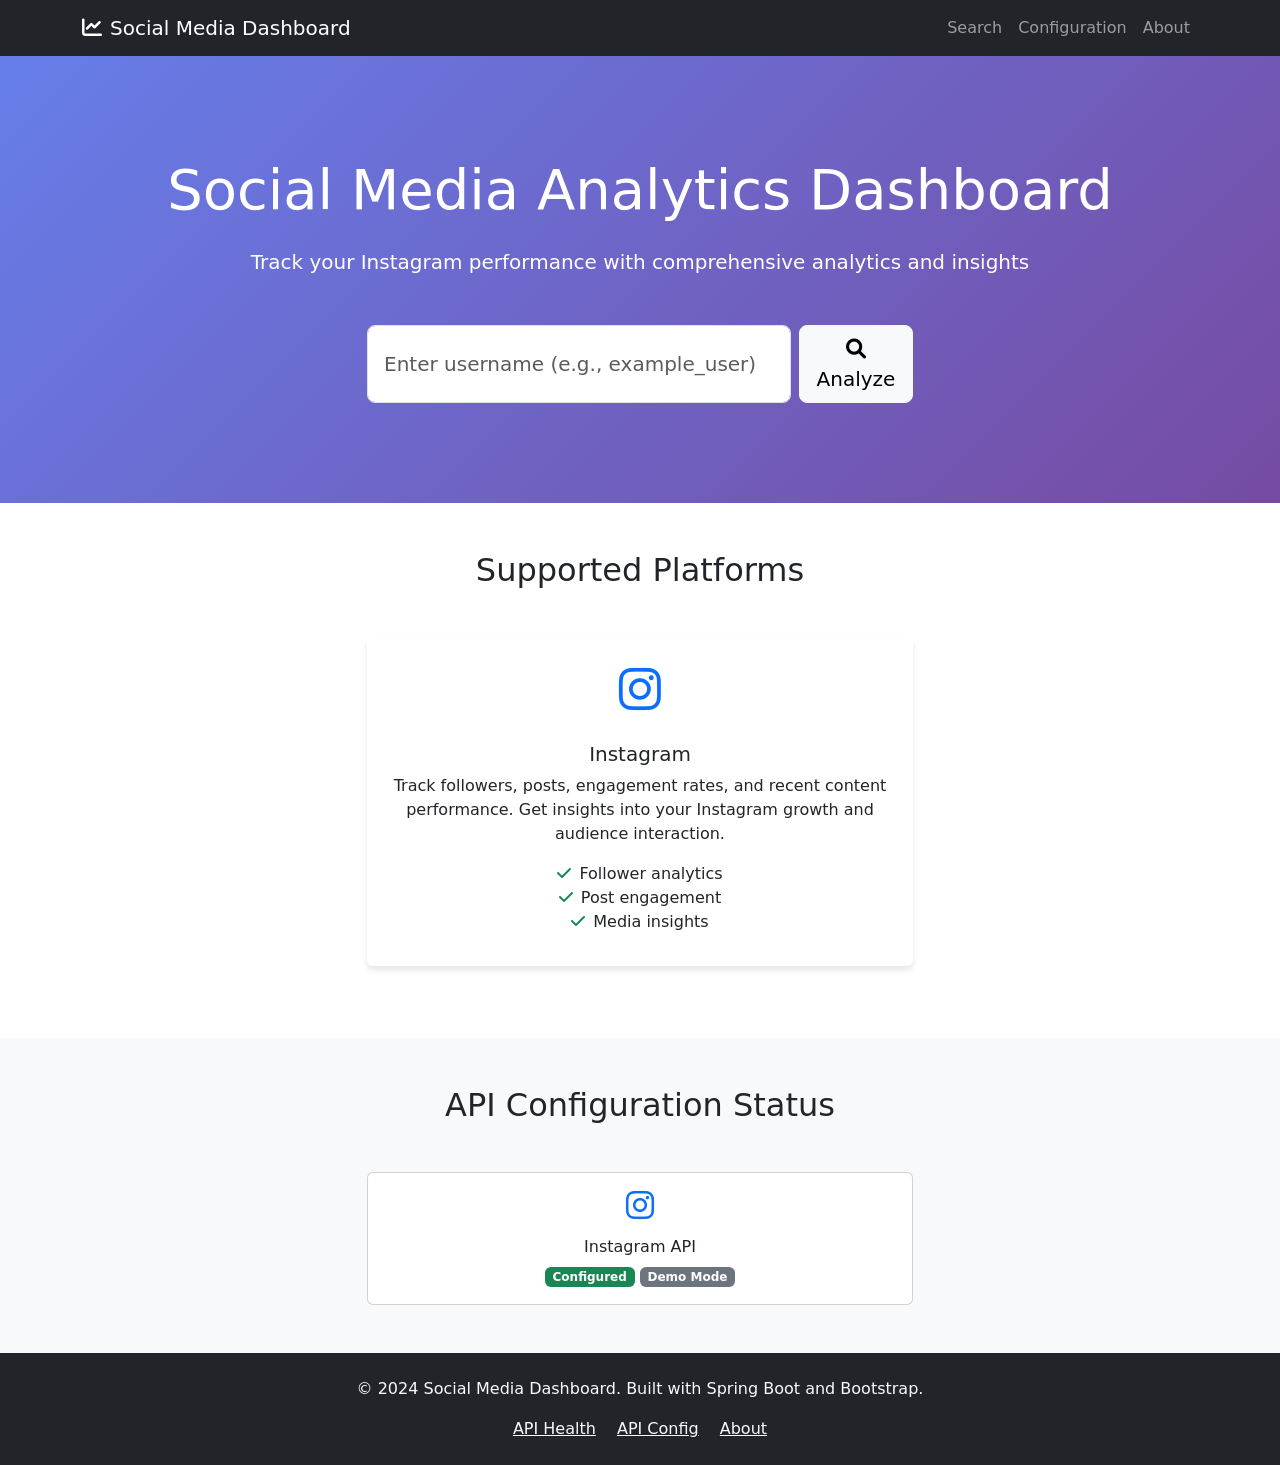
<file: src/main/resources/templates/index.html>
<!DOCTYPE html>
<html lang="en" xmlns:th="http://www.thymeleaf.org">
<head>
    <meta charset="UTF-8">
    <meta name="viewport" content="width=device-width, initial-scale=1.0">
    <title>Social Media Dashboard</title>
    <link href="https://cdn.jsdelivr.net/npm/bootstrap@5.1.3/dist/css/bootstrap.min.css" rel="stylesheet">
    <link href="https://cdnjs.cloudflare.com/ajax/libs/font-awesome/6.0.0/css/all.min.css" rel="stylesheet">
    <style>
        .hero-section {
            background: linear-gradient(135deg, #667eea 0%, #764ba2 100%);
            color: white;
            padding: 100px 0;
        }
        .feature-card {
            transition: transform 0.3s ease;
            border: none;
            box-shadow: 0 4px 6px rgba(0, 0, 0, 0.1);
        }
        .feature-card:hover {
            transform: translateY(-5px);
        }
        .platform-icon {
            font-size: 3rem;
            margin-bottom: 1rem;
        }

    </style>
</head>
<body>
    <!-- Navigation -->
    <nav class="navbar navbar-expand-lg navbar-dark bg-dark">
        <div class="container">
            <a class="navbar-brand" href="/">
                <i class="fas fa-chart-line me-2"></i>Social Media Dashboard
            </a>
            <button class="navbar-toggler" type="button" data-bs-toggle="collapse" data-bs-target="#navbarNav">
                <span class="navbar-toggler-icon"></span>
            </button>
            <div class="collapse navbar-collapse" id="navbarNav">
                <ul class="navbar-nav ms-auto">
                    <li class="nav-item">
                        <a class="nav-link" href="/search">Search</a>
                    </li>
                    <li class="nav-item">
                        <a class="nav-link" href="/config">Configuration</a>
                    </li>
                    <li class="nav-item">
                        <a class="nav-link" href="/about">About</a>
                    </li>
                </ul>
            </div>
        </div>
    </nav>


    <!-- Hero Section -->
    <section class="hero-section">
        <div class="container text-center">
            <h1 class="display-4 mb-4">Social Media Analytics Dashboard</h1>
            <p class="lead mb-5">Track your Instagram performance with comprehensive analytics and insights</p>
            
            <!-- Search Form -->
            <div class="row justify-content-center">
                <div class="col-md-6">
                    <form action="/dashboard" method="get" class="d-flex">
                        <input type="text" name="username" class="form-control form-control-lg me-2" 
                               placeholder="Enter username (e.g., example_user)" required>
                        <button type="submit" class="btn btn-light btn-lg">
                            <i class="fas fa-search"></i> Analyze
                        </button>
                    </form>
                </div>
            </div>
        </div>
    </section>

    <!-- Features Section -->
    <section class="py-5">
        <div class="container">
            <h2 class="text-center mb-5">Supported Platforms</h2>
            <div class="row justify-content-center">
                <div class="col-md-6 mb-4">
                    <div class="card feature-card h-100">
                        <div class="card-body text-center">
                            <div class="platform-icon text-primary">
                                <i class="fab fa-instagram"></i>
                            </div>
                            <h5 class="card-title">Instagram</h5>
                            <p class="card-text">
                                Track followers, posts, engagement rates, and recent content performance.
                                Get insights into your Instagram growth and audience interaction.
                            </p>
                            <ul class="list-unstyled">
                                <li><i class="fas fa-check text-success me-2"></i>Follower analytics</li>
                                <li><i class="fas fa-check text-success me-2"></i>Post engagement</li>
                                <li><i class="fas fa-check text-success me-2"></i>Media insights</li>
                            </ul>
                        </div>
                    </div>
                </div>
            </div>
        </div>
    </section>

    <!-- API Status Section -->
    <section class="py-5 bg-light">
        <div class="container">
            <h2 class="text-center mb-5">API Configuration Status</h2>
            <div class="row justify-content-center">
                <div class="col-md-6">
                    <div class="card">
                        <div class="card-body text-center">
                            <i class="fab fa-instagram fa-2x mb-3 text-primary"></i>
                            <h6>Instagram API</h6>
                            <span th:if="${instagramConfigured}" class="badge bg-success">Configured</span>
                            <span th:unless="${instagramConfigured}" class="badge bg-secondary">Demo Mode</span>
                        </div>
                    </div>
                </div>
            </div>
        </div>
    </section>

    <!-- Footer -->
    <footer class="bg-dark text-light py-4">
        <div class="container text-center">
            <p>&copy; 2024 Social Media Dashboard. Built with Spring Boot and Bootstrap.</p>
            <div class="mt-2">
                <a href="/api/v1/health" class="text-light me-3">API Health</a>
                <a href="/api/v1/config" class="text-light me-3">API Config</a>
                <a href="/about" class="text-light">About</a>
            </div>
        </div>
    </footer>

    <script src="https://cdn.jsdelivr.net/npm/bootstrap@5.1.3/dist/js/bootstrap.bundle.min.js"></script>
</body>
</html>
</file>
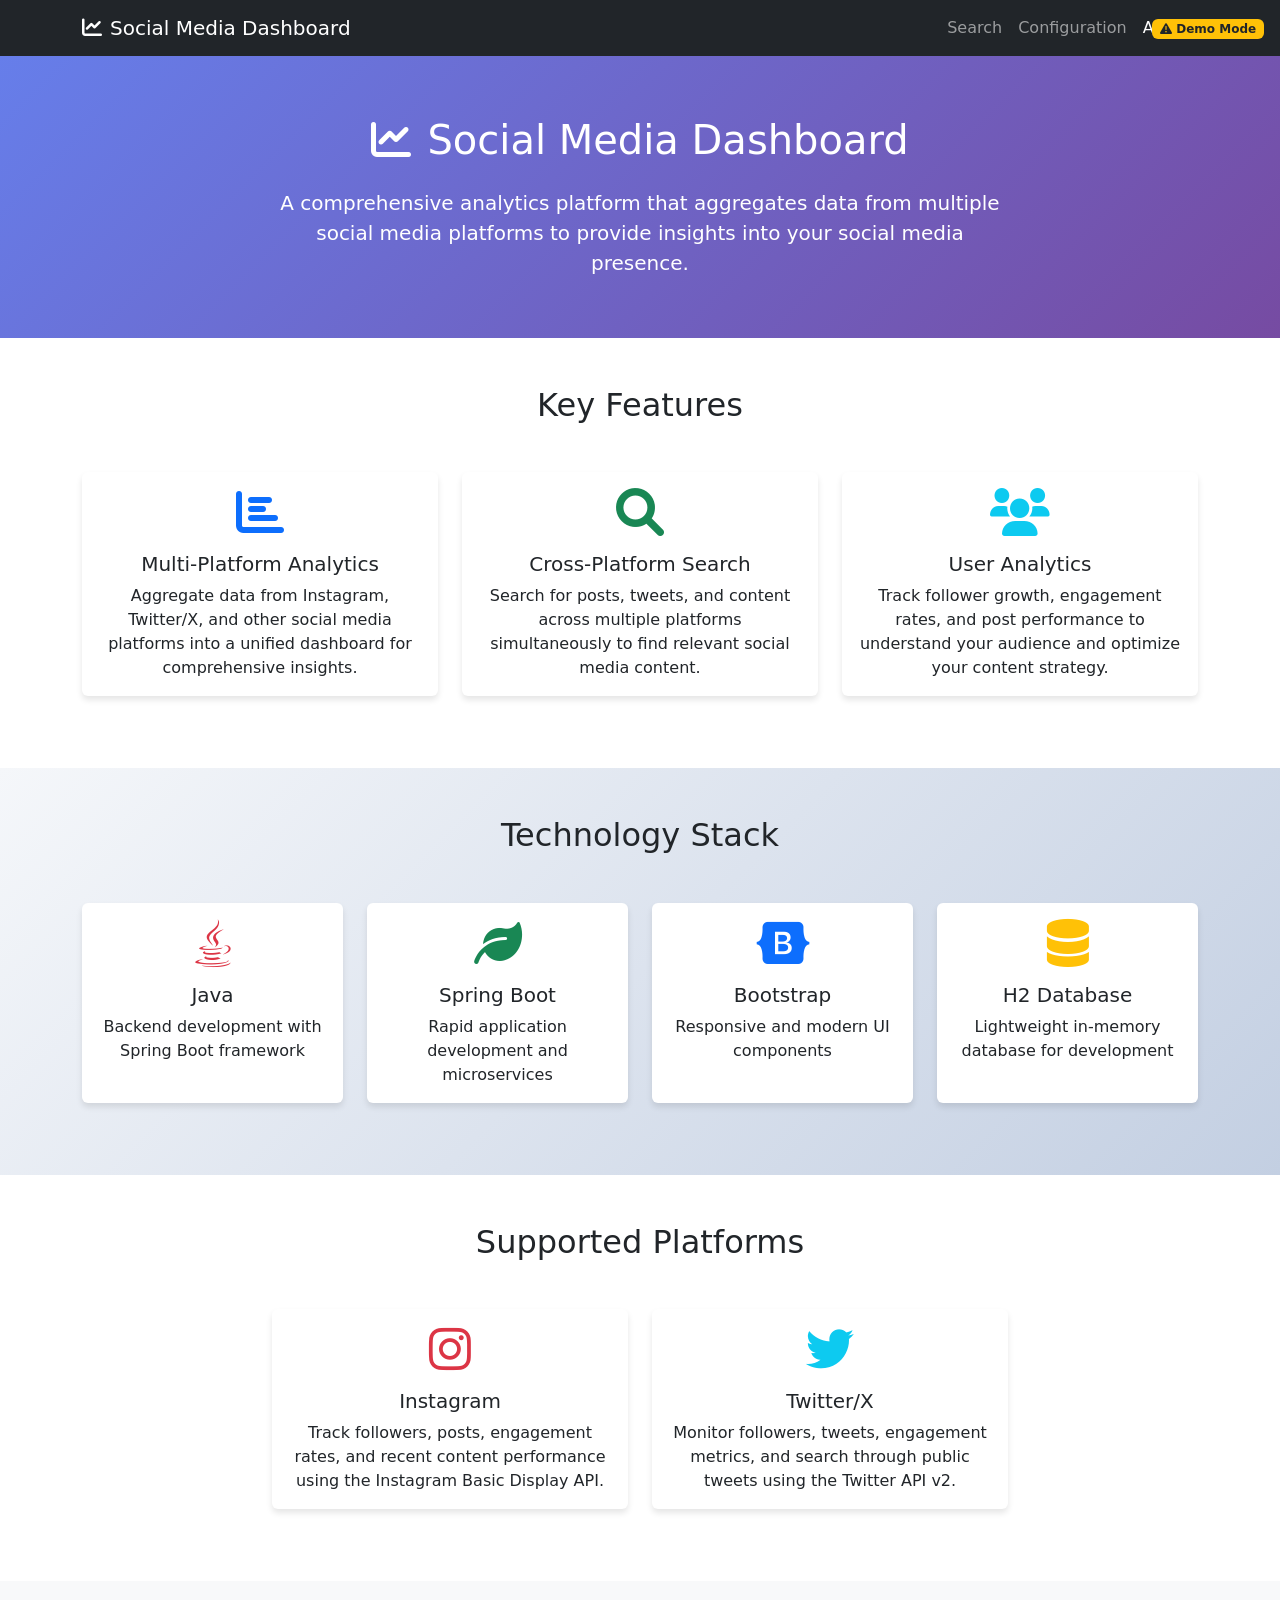
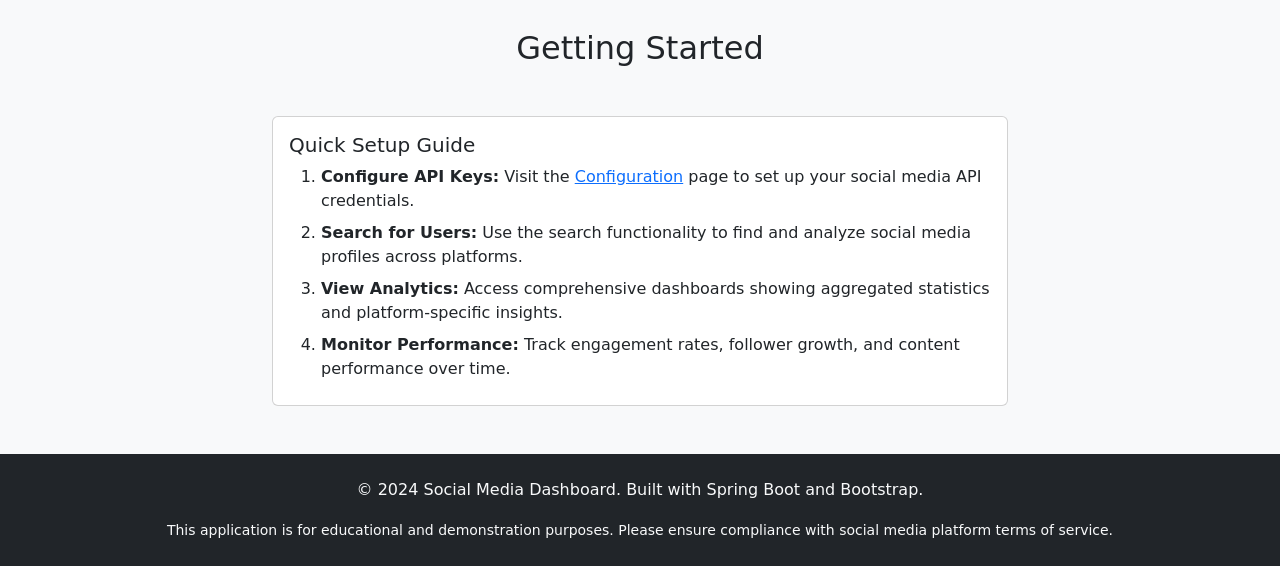
<file: src/main/resources/templates/about.html>
<!DOCTYPE html>
<html lang="en" xmlns:th="http://www.thymeleaf.org">
<head>
    <meta charset="UTF-8">
    <meta name="viewport" content="width=device-width, initial-scale=1.0">
    <title>About - Social Media Dashboard</title>
    <link href="https://cdn.jsdelivr.net/npm/bootstrap@5.1.3/dist/css/bootstrap.min.css" rel="stylesheet">
    <link href="https://cdnjs.cloudflare.com/ajax/libs/font-awesome/6.0.0/css/all.min.css" rel="stylesheet">
    <style>
        .about-header {
            background: linear-gradient(135deg, #667eea 0%, #764ba2 100%);
            color: white;
            padding: 60px 0;
        }
        .feature-card {
            border: none;
            box-shadow: 0 4px 6px rgba(0, 0, 0, 0.1);
            transition: transform 0.3s ease;
            height: 100%;
        }
        .feature-card:hover {
            transform: translateY(-5px);
        }
        .tech-stack {
            background: linear-gradient(135deg, #f5f7fa 0%, #c3cfe2 100%);
        }
    </style>
</head>
<body>
    <!-- Navigation -->
    <nav class="navbar navbar-expand-lg navbar-dark bg-dark">
        <div class="container">
            <a class="navbar-brand" href="/">
                <i class="fas fa-chart-line me-2"></i>Social Media Dashboard
            </a>
            <button class="navbar-toggler" type="button" data-bs-toggle="collapse" data-bs-target="#navbarNav">
                <span class="navbar-toggler-icon"></span>
            </button>
            <div class="collapse navbar-collapse" id="navbarNav">
                <ul class="navbar-nav ms-auto">
                    <li class="nav-item">
                        <a class="nav-link" href="/search">Search</a>
                    </li>
                    <li class="nav-item">
                        <a class="nav-link" href="/config">Configuration</a>
                    </li>
                    <li class="nav-item">
                        <a class="nav-link active" href="/about">About</a>
                    </li>
                </ul>
            </div>
        </div>
    </nav>

    <!-- Demo Mode Badge -->
    <div th:if="${demoMode}" class="position-fixed top-0 end-0 p-3" style="z-index: 1000;">
        <span class="badge bg-warning text-dark">
            <i class="fas fa-exclamation-triangle me-1"></i>Demo Mode
        </span>
    </div>

    <!-- About Header -->
    <div class="about-header">
        <div class="container">
            <div class="row justify-content-center">
                <div class="col-md-8 text-center">
                    <h1 class="mb-4">
                        <i class="fas fa-chart-line me-3"></i>Social Media Dashboard
                    </h1>
                    <p class="lead mb-0">
                        A comprehensive analytics platform that aggregates data from multiple social media platforms 
                        to provide insights into your social media presence.
                    </p>
                </div>
            </div>
        </div>
    </div>

    <!-- Features -->
    <section class="py-5">
        <div class="container">
            <h2 class="text-center mb-5">Key Features</h2>
            <div class="row">
                <div class="col-md-4 mb-4">
                    <div class="card feature-card">
                        <div class="card-body text-center">
                            <i class="fas fa-chart-bar fa-3x text-primary mb-3"></i>
                            <h5 class="card-title">Multi-Platform Analytics</h5>
                            <p class="card-text">
                                Aggregate data from Instagram, Twitter/X, and other social media platforms 
                                into a unified dashboard for comprehensive insights.
                            </p>
                        </div>
                    </div>
                </div>
                <div class="col-md-4 mb-4">
                    <div class="card feature-card">
                        <div class="card-body text-center">
                            <i class="fas fa-search fa-3x text-success mb-3"></i>
                            <h5 class="card-title">Cross-Platform Search</h5>
                            <p class="card-text">
                                Search for posts, tweets, and content across multiple platforms 
                                simultaneously to find relevant social media content.
                            </p>
                        </div>
                    </div>
                </div>
                <div class="col-md-4 mb-4">
                    <div class="card feature-card">
                        <div class="card-body text-center">
                            <i class="fas fa-users fa-3x text-info mb-3"></i>
                            <h5 class="card-title">User Analytics</h5>
                            <p class="card-text">
                                Track follower growth, engagement rates, and post performance 
                                to understand your audience and optimize your content strategy.
                            </p>
                        </div>
                    </div>
                </div>
            </div>
        </div>
    </section>

    <!-- Tech Stack -->
    <section class="tech-stack py-5">
        <div class="container">
            <h2 class="text-center mb-5">Technology Stack</h2>
            <div class="row">
                <div class="col-md-3 mb-4">
                    <div class="card feature-card">
                        <div class="card-body text-center">
                            <i class="fab fa-java fa-3x text-danger mb-3"></i>
                            <h5 class="card-title">Java</h5>
                            <p class="card-text">Backend development with Spring Boot framework</p>
                        </div>
                    </div>
                </div>
                <div class="col-md-3 mb-4">
                    <div class="card feature-card">
                        <div class="card-body text-center">
                            <i class="fas fa-leaf fa-3x text-success mb-3"></i>
                            <h5 class="card-title">Spring Boot</h5>
                            <p class="card-text">Rapid application development and microservices</p>
                        </div>
                    </div>
                </div>
                <div class="col-md-3 mb-4">
                    <div class="card feature-card">
                        <div class="card-body text-center">
                            <i class="fab fa-bootstrap fa-3x text-primary mb-3"></i>
                            <h5 class="card-title">Bootstrap</h5>
                            <p class="card-text">Responsive and modern UI components</p>
                        </div>
                    </div>
                </div>
                <div class="col-md-3 mb-4">
                    <div class="card feature-card">
                        <div class="card-body text-center">
                            <i class="fas fa-database fa-3x text-warning mb-3"></i>
                            <h5 class="card-title">H2 Database</h5>
                            <p class="card-text">Lightweight in-memory database for development</p>
                        </div>
                    </div>
                </div>
            </div>
        </div>
    </section>

    <!-- Supported Platforms -->
    <section class="py-5">
        <div class="container">
            <h2 class="text-center mb-5">Supported Platforms</h2>
            <div class="row justify-content-center">
                <div class="col-md-4 mb-4">
                    <div class="card feature-card">
                        <div class="card-body text-center">
                            <i class="fab fa-instagram fa-3x text-danger mb-3"></i>
                            <h5 class="card-title">Instagram</h5>
                            <p class="card-text">
                                Track followers, posts, engagement rates, and recent content performance 
                                using the Instagram Basic Display API.
                            </p>
                        </div>
                    </div>
                </div>
                <div class="col-md-4 mb-4">
                    <div class="card feature-card">
                        <div class="card-body text-center">
                            <i class="fab fa-twitter fa-3x text-info mb-3"></i>
                            <h5 class="card-title">Twitter/X</h5>
                            <p class="card-text">
                                Monitor followers, tweets, engagement metrics, and search through 
                                public tweets using the Twitter API v2.
                            </p>
                        </div>
                    </div>
                </div>
            </div>
        </div>
    </section>

    <!-- Getting Started -->
    <section class="bg-light py-5">
        <div class="container">
            <h2 class="text-center mb-5">Getting Started</h2>
            <div class="row">
                <div class="col-md-8 mx-auto">
                    <div class="card">
                        <div class="card-body">
                            <h5 class="card-title">Quick Setup Guide</h5>
                            <ol class="mb-0">
                                <li class="mb-2">
                                    <strong>Configure API Keys:</strong> Visit the 
                                    <a href="/config">Configuration</a> page to set up your social media API credentials.
                                </li>
                                <li class="mb-2">
                                    <strong>Search for Users:</strong> Use the search functionality to find and analyze 
                                    social media profiles across platforms.
                                </li>
                                <li class="mb-2">
                                    <strong>View Analytics:</strong> Access comprehensive dashboards showing aggregated 
                                    statistics and platform-specific insights.
                                </li>
                                <li class="mb-2">
                                    <strong>Monitor Performance:</strong> Track engagement rates, follower growth, 
                                    and content performance over time.
                                </li>
                            </ol>
                        </div>
                    </div>
                </div>
            </div>
        </div>
    </section>

    <!-- Footer -->
    <footer class="bg-dark text-light py-4">
        <div class="container text-center">
            <p>&copy; 2024 Social Media Dashboard. Built with Spring Boot and Bootstrap.</p>
            <p class="mb-0">
                <small>
                    This application is for educational and demonstration purposes. 
                    Please ensure compliance with social media platform terms of service.
                </small>
            </p>
        </div>
    </footer>

    <script src="https://cdn.jsdelivr.net/npm/bootstrap@5.1.3/dist/js/bootstrap.bundle.min.js"></script>
</body>
</html>
</file>
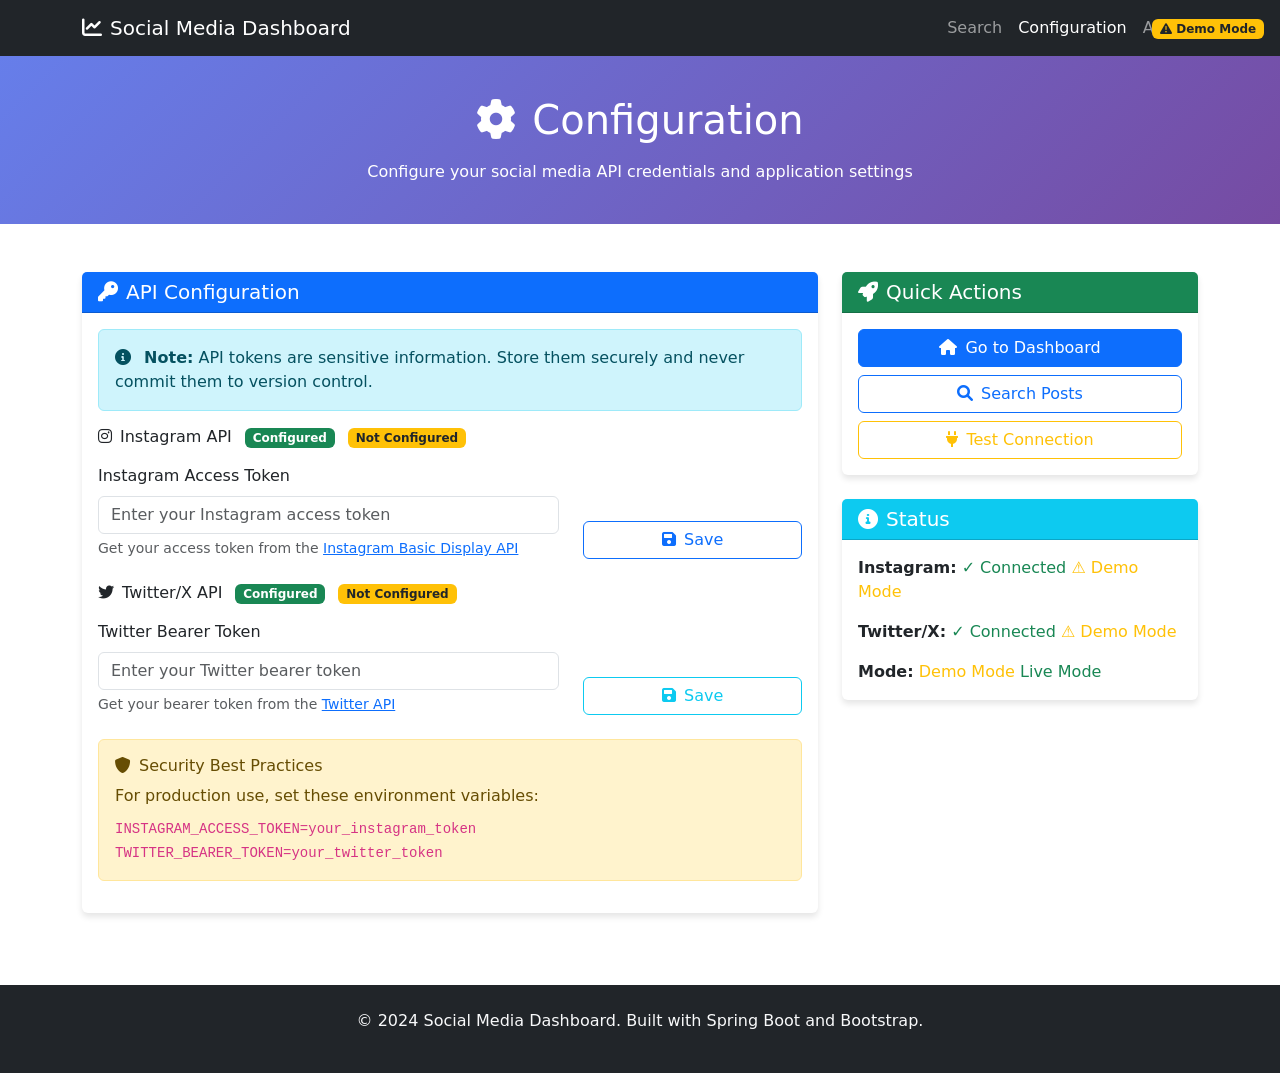
<file: src/main/resources/templates/config.html>
<!DOCTYPE html>
<html lang="en" xmlns:th="http://www.thymeleaf.org">
<head>
    <meta charset="UTF-8">
    <meta name="viewport" content="width=device-width, initial-scale=1.0">
    <title>Configuration - Social Media Dashboard</title>
    <link href="https://cdn.jsdelivr.net/npm/bootstrap@5.1.3/dist/css/bootstrap.min.css" rel="stylesheet">
    <link href="https://cdnjs.cloudflare.com/ajax/libs/font-awesome/6.0.0/css/all.min.css" rel="stylesheet">
    <style>
        .config-header {
            background: linear-gradient(135deg, #667eea 0%, #764ba2 100%);
            color: white;
            padding: 40px 0;
        }
        .config-card {
            border: none;
            box-shadow: 0 4px 6px rgba(0, 0, 0, 0.1);
            transition: transform 0.2s ease;
        }
        .config-card:hover {
            transform: translateY(-2px);
        }
    </style>
</head>
<body>
    <!-- Navigation -->
    <nav class="navbar navbar-expand-lg navbar-dark bg-dark">
        <div class="container">
            <a class="navbar-brand" href="/">
                <i class="fas fa-chart-line me-2"></i>Social Media Dashboard
            </a>
            <button class="navbar-toggler" type="button" data-bs-toggle="collapse" data-bs-target="#navbarNav">
                <span class="navbar-toggler-icon"></span>
            </button>
            <div class="collapse navbar-collapse" id="navbarNav">
                <ul class="navbar-nav ms-auto">
                    <li class="nav-item">
                        <a class="nav-link" href="/search">Search</a>
                    </li>
                    <li class="nav-item">
                        <a class="nav-link active" href="/config">Configuration</a>
                    </li>
                    <li class="nav-item">
                        <a class="nav-link" href="/about">About</a>
                    </li>
                </ul>
            </div>
        </div>
    </nav>

    <!-- Demo Mode Badge -->
    <div th:if="${demoMode}" class="position-fixed top-0 end-0 p-3" style="z-index: 1000;">
        <span class="badge bg-warning text-dark">
            <i class="fas fa-exclamation-triangle me-1"></i>Demo Mode
        </span>
    </div>

    <!-- Configuration Header -->
    <div class="config-header">
        <div class="container">
            <div class="row justify-content-center">
                <div class="col-md-8 text-center">
                    <h1 class="mb-3">
                        <i class="fas fa-cog me-3"></i>Configuration
                    </h1>
                    <p class="mb-0">Configure your social media API credentials and application settings</p>
                </div>
            </div>
        </div>
    </div>

    <!-- Configuration Content -->
    <div class="container py-5">
        <div class="row">
            <!-- API Configuration -->
            <div class="col-md-8">
                <div class="card config-card mb-4">
                    <div class="card-header bg-primary text-white">
                        <h5 class="mb-0">
                            <i class="fas fa-key me-2"></i>API Configuration
                        </h5>
                    </div>
                    <div class="card-body">
                        <div class="alert alert-info">
                            <i class="fas fa-info-circle me-2"></i>
                            <strong>Note:</strong> API tokens are sensitive information. Store them securely and never commit them to version control.
                        </div>

                        <!-- Instagram Configuration -->
                        <div class="mb-4">
                            <h6 class="mb-3">
                                <i class="fab fa-instagram me-2"></i>Instagram API
                                <span th:if="${instagramConfigured}" class="badge bg-success ms-2">Configured</span>
                                <span th:unless="${instagramConfigured}" class="badge bg-warning text-dark ms-2">Not Configured</span>
                            </h6>
                            <div class="row">
                                <div class="col-md-8">
                                    <label for="instagramToken" class="form-label">Instagram Access Token</label>
                                    <input type="password" class="form-control" id="instagramToken" 
                                           placeholder="Enter your Instagram access token">
                                    <div class="form-text">
                                        Get your access token from the 
                                        <a href="https://developers.facebook.com/docs/instagram-basic-display-api/getting-started" 
                                           target="_blank">Instagram Basic Display API</a>
                                    </div>
                                </div>
                                <div class="col-md-4 d-flex align-items-end">
                                    <button class="btn btn-outline-primary w-100" onclick="saveInstagramToken()">
                                        <i class="fas fa-save me-2"></i>Save
                                    </button>
                                </div>
                            </div>
                        </div>

                        <!-- Twitter Configuration -->
                        <div class="mb-4">
                            <h6 class="mb-3">
                                <i class="fab fa-twitter me-2"></i>Twitter/X API
                                <span th:if="${twitterConfigured}" class="badge bg-success ms-2">Configured</span>
                                <span th:unless="${twitterConfigured}" class="badge bg-warning text-dark ms-2">Not Configured</span>
                            </h6>
                            <div class="row">
                                <div class="col-md-8">
                                    <label for="twitterToken" class="form-label">Twitter Bearer Token</label>
                                    <input type="password" class="form-control" id="twitterToken" 
                                           placeholder="Enter your Twitter bearer token">
                                    <div class="form-text">
                                        Get your bearer token from the 
                                        <a href="https://developer.twitter.com/en/docs/getting-started" 
                                           target="_blank">Twitter API</a>
                                    </div>
                                </div>
                                <div class="col-md-4 d-flex align-items-end">
                                    <button class="btn btn-outline-info w-100" onclick="saveTwitterToken()">
                                        <i class="fas fa-save me-2"></i>Save
                                    </button>
                                </div>
                            </div>
                        </div>

                        <!-- Environment Variables Info -->
                        <div class="alert alert-warning">
                            <h6><i class="fas fa-shield-alt me-2"></i>Security Best Practices</h6>
                            <p class="mb-2">For production use, set these environment variables:</p>
                            <code>INSTAGRAM_ACCESS_TOKEN=your_instagram_token</code><br>
                            <code>TWITTER_BEARER_TOKEN=your_twitter_token</code>
                        </div>
                    </div>
                </div>
            </div>

            <!-- Quick Actions -->
            <div class="col-md-4">
                <div class="card config-card mb-4">
                    <div class="card-header bg-success text-white">
                        <h5 class="mb-0">
                            <i class="fas fa-rocket me-2"></i>Quick Actions
                        </h5>
                    </div>
                    <div class="card-body">
                        <div class="d-grid gap-2">
                            <a href="/" class="btn btn-primary">
                                <i class="fas fa-home me-2"></i>Go to Dashboard
                            </a>
                            <a href="/search" class="btn btn-outline-primary">
                                <i class="fas fa-search me-2"></i>Search Posts
                            </a>
                            <button class="btn btn-outline-warning" onclick="testConnection()">
                                <i class="fas fa-plug me-2"></i>Test Connection
                            </button>
                        </div>
                    </div>
                </div>

                <!-- Status -->
                <div class="card config-card">
                    <div class="card-header bg-info text-white">
                        <h5 class="mb-0">
                            <i class="fas fa-info-circle me-2"></i>Status
                        </h5>
                    </div>
                    <div class="card-body">
                        <div class="mb-3">
                            <strong>Instagram:</strong>
                            <span th:if="${instagramConfigured}" class="text-success">✓ Connected</span>
                            <span th:unless="${instagramConfigured}" class="text-warning">⚠ Demo Mode</span>
                        </div>
                        <div class="mb-3">
                            <strong>Twitter/X:</strong>
                            <span th:if="${twitterConfigured}" class="text-success">✓ Connected</span>
                            <span th:unless="${twitterConfigured}" class="text-warning">⚠ Demo Mode</span>
                        </div>
                        <div>
                            <strong>Mode:</strong>
                            <span th:if="${demoMode}" class="text-warning">Demo Mode</span>
                            <span th:unless="${demoMode}" class="text-success">Live Mode</span>
                        </div>
                    </div>
                </div>
            </div>
        </div>
    </div>

    <!-- Footer -->
    <footer class="bg-dark text-light py-4">
        <div class="container text-center">
            <p>&copy; 2024 Social Media Dashboard. Built with Spring Boot and Bootstrap.</p>
        </div>
    </footer>

    <script src="https://cdn.jsdelivr.net/npm/bootstrap@5.1.3/dist/js/bootstrap.bundle.min.js"></script>
    <script>
        function saveInstagramToken() {
            const token = document.getElementById('instagramToken').value;
            if (token) {
                alert('Instagram token saved! (This is a demo - in production, this would save to your config file)');
            } else {
                alert('Please enter a valid Instagram access token');
            }
        }

        function saveTwitterToken() {
            const token = document.getElementById('twitterToken').value;
            if (token) {
                alert('Twitter token saved! (This is a demo - in production, this would save to your config file)');
            } else {
                alert('Please enter a valid Twitter bearer token');
            }
        }

        function testConnection() {
            alert('Testing API connections... (This is a demo - in production, this would test your actual API credentials)');
        }
    </script>
</body>
</html>
</file>
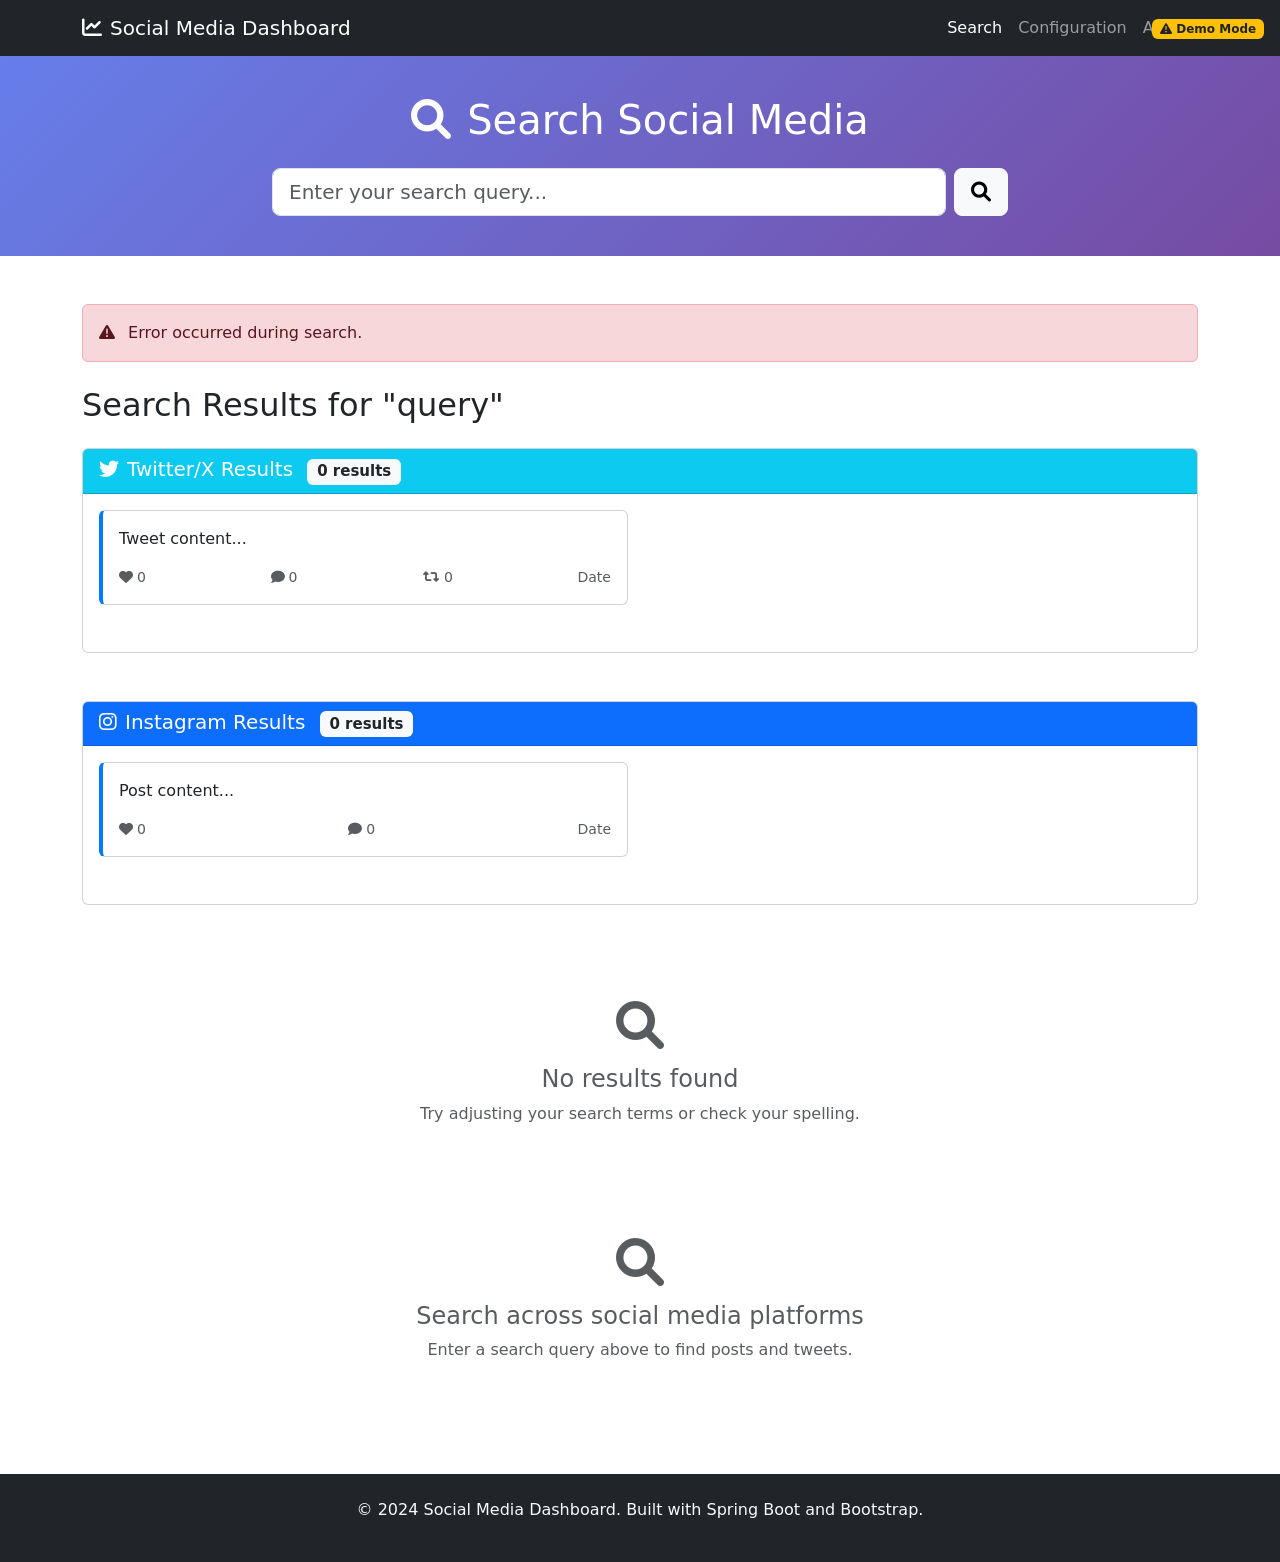
<file: src/main/resources/templates/search.html>
<!DOCTYPE html>
<html lang="en" xmlns:th="http://www.thymeleaf.org">
<head>
    <meta charset="UTF-8">
    <meta name="viewport" content="width=device-width, initial-scale=1.0">
    <title>Search - Social Media Dashboard</title>
    <link href="https://cdn.jsdelivr.net/npm/bootstrap@5.1.3/dist/css/bootstrap.min.css" rel="stylesheet">
    <link href="https://cdnjs.cloudflare.com/ajax/libs/font-awesome/6.0.0/css/all.min.css" rel="stylesheet">
    <style>
        .search-header {
            background: linear-gradient(135deg, #667eea 0%, #764ba2 100%);
            color: white;
            padding: 40px 0;
        }
        .post-card {
            border-left: 4px solid #007bff;
            margin-bottom: 15px;
            transition: transform 0.2s ease;
        }
        .post-card:hover {
            transform: translateY(-2px);
        }
    </style>
</head>
<body>
    <!-- Navigation -->
    <nav class="navbar navbar-expand-lg navbar-dark bg-dark">
        <div class="container">
            <a class="navbar-brand" href="/">
                <i class="fas fa-chart-line me-2"></i>Social Media Dashboard
            </a>
            <button class="navbar-toggler" type="button" data-bs-toggle="collapse" data-bs-target="#navbarNav">
                <span class="navbar-toggler-icon"></span>
            </button>
            <div class="collapse navbar-collapse" id="navbarNav">
                <ul class="navbar-nav ms-auto">
                    <li class="nav-item">
                        <a class="nav-link active" href="/search">Search</a>
                    </li>
                    <li class="nav-item">
                        <a class="nav-link" href="/config">Configuration</a>
                    </li>
                    <li class="nav-item">
                        <a class="nav-link" href="/about">About</a>
                    </li>
                </ul>
            </div>
        </div>
    </nav>

    <!-- Demo Mode Badge -->
    <div th:if="${demoMode}" class="position-fixed top-0 end-0 p-3" style="z-index: 1000;">
        <span class="badge bg-warning text-dark">
            <i class="fas fa-exclamation-triangle me-1"></i>Demo Mode
        </span>
    </div>

    <!-- Search Header -->
    <div class="search-header">
        <div class="container">
            <div class="row justify-content-center">
                <div class="col-md-8">
                    <h1 class="text-center mb-4">
                        <i class="fas fa-search me-3"></i>Search Social Media
                    </h1>
                    <form method="GET" action="/search" class="d-flex">
                        <input type="text" name="query" class="form-control form-control-lg me-2" 
                               placeholder="Enter your search query..." 
                               th:value="${query}" required>
                        <button type="submit" class="btn btn-light btn-lg">
                            <i class="fas fa-search"></i>
                        </button>
                    </form>
                </div>
            </div>
        </div>
    </div>

    <!-- Search Results -->
    <div class="container py-5">
        <!-- Error Message -->
        <div th:if="${error}" class="alert alert-danger mb-4">
            <i class="fas fa-exclamation-triangle me-2"></i>
            <span th:text="${error}">Error occurred during search.</span>
        </div>

        <!-- Search Results -->
        <div th:if="${searchResults and !searchResults.isEmpty()}">
            <h2 class="mb-4">Search Results for "<span th:text="${query}">query</span>"</h2>
            
            <!-- Twitter/X Results -->
            <div th:if="${searchResults.containsKey('Twitter/X') and !searchResults.get('Twitter/X').isEmpty()}" class="mb-5">
                <div class="card">
                    <div class="card-header bg-info text-white">
                        <h5 class="mb-0">
                            <i class="fab fa-twitter me-2"></i>Twitter/X Results
                            <span class="badge bg-light text-dark ms-2" 
                                  th:text="${searchResults.get('Twitter/X').size()} + ' results'">0 results</span>
                        </h5>
                    </div>
                    <div class="card-body">
                        <div class="row">
                            <div th:each="post : ${searchResults.get('Twitter/X')}" class="col-md-6 mb-3">
                                <div class="card post-card">
                                    <div class="card-body">
                                        <p class="card-text" th:text="${#strings.abbreviate(post.content, 150)}">Tweet content...</p>
                                        <div class="d-flex justify-content-between text-muted small">
                                            <span><i class="fas fa-heart me-1"></i><span th:text="${post.likes}">0</span></span>
                                            <span><i class="fas fa-comment me-1"></i><span th:text="${post.comments}">0</span></span>
                                            <span><i class="fas fa-retweet me-1"></i><span th:text="${post.shares}">0</span></span>
                                            <span th:text="${#temporals.format(post.createdAt, 'MMM dd, yyyy')}">Date</span>
                                        </div>
                                    </div>
                                </div>
                            </div>
                        </div>
                    </div>
                </div>
            </div>

            <!-- Instagram Results -->
            <div th:if="${searchResults.containsKey('Instagram') and !searchResults.get('Instagram').isEmpty()}" class="mb-5">
                <div class="card">
                    <div class="card-header bg-primary text-white">
                        <h5 class="mb-0">
                            <i class="fab fa-instagram me-2"></i>Instagram Results
                            <span class="badge bg-light text-dark ms-2" 
                                  th:text="${searchResults.get('Instagram').size()} + ' results'">0 results</span>
                        </h5>
                    </div>
                    <div class="card-body">
                        <div class="row">
                            <div th:each="post : ${searchResults.get('Instagram')}" class="col-md-6 mb-3">
                                <div class="card post-card">
                                    <div class="card-body">
                                        <p class="card-text" th:text="${#strings.abbreviate(post.content, 150)}">Post content...</p>
                                        <div class="d-flex justify-content-between text-muted small">
                                            <span><i class="fas fa-heart me-1"></i><span th:text="${post.likes}">0</span></span>
                                            <span><i class="fas fa-comment me-1"></i><span th:text="${post.comments}">0</span></span>
                                            <span th:text="${#temporals.format(post.createdAt, 'MMM dd, yyyy')}">Date</span>
                                        </div>
                                    </div>
                                </div>
                            </div>
                        </div>
                    </div>
                </div>
            </div>

            <!-- No Results Message -->
            <div th:if="${searchResults.isEmpty() or (searchResults.get('Twitter/X').isEmpty() and searchResults.get('Instagram').isEmpty())}" 
                 class="text-center py-5">
                <i class="fas fa-search fa-3x text-muted mb-3"></i>
                <h4 class="text-muted">No results found</h4>
                <p class="text-muted">Try adjusting your search terms or check your spelling.</p>
            </div>
        </div>

        <!-- Initial State -->
        <div th:unless="${searchResults}" class="text-center py-5">
            <i class="fas fa-search fa-3x text-muted mb-3"></i>
            <h4 class="text-muted">Search across social media platforms</h4>
            <p class="text-muted">Enter a search query above to find posts and tweets.</p>
        </div>
    </div>

    <!-- Footer -->
    <footer class="bg-dark text-light py-4">
        <div class="container text-center">
            <p>&copy; 2024 Social Media Dashboard. Built with Spring Boot and Bootstrap.</p>
        </div>
    </footer>

    <script src="https://cdn.jsdelivr.net/npm/bootstrap@5.1.3/dist/js/bootstrap.bundle.min.js"></script>
</body>
</html>
</file>
